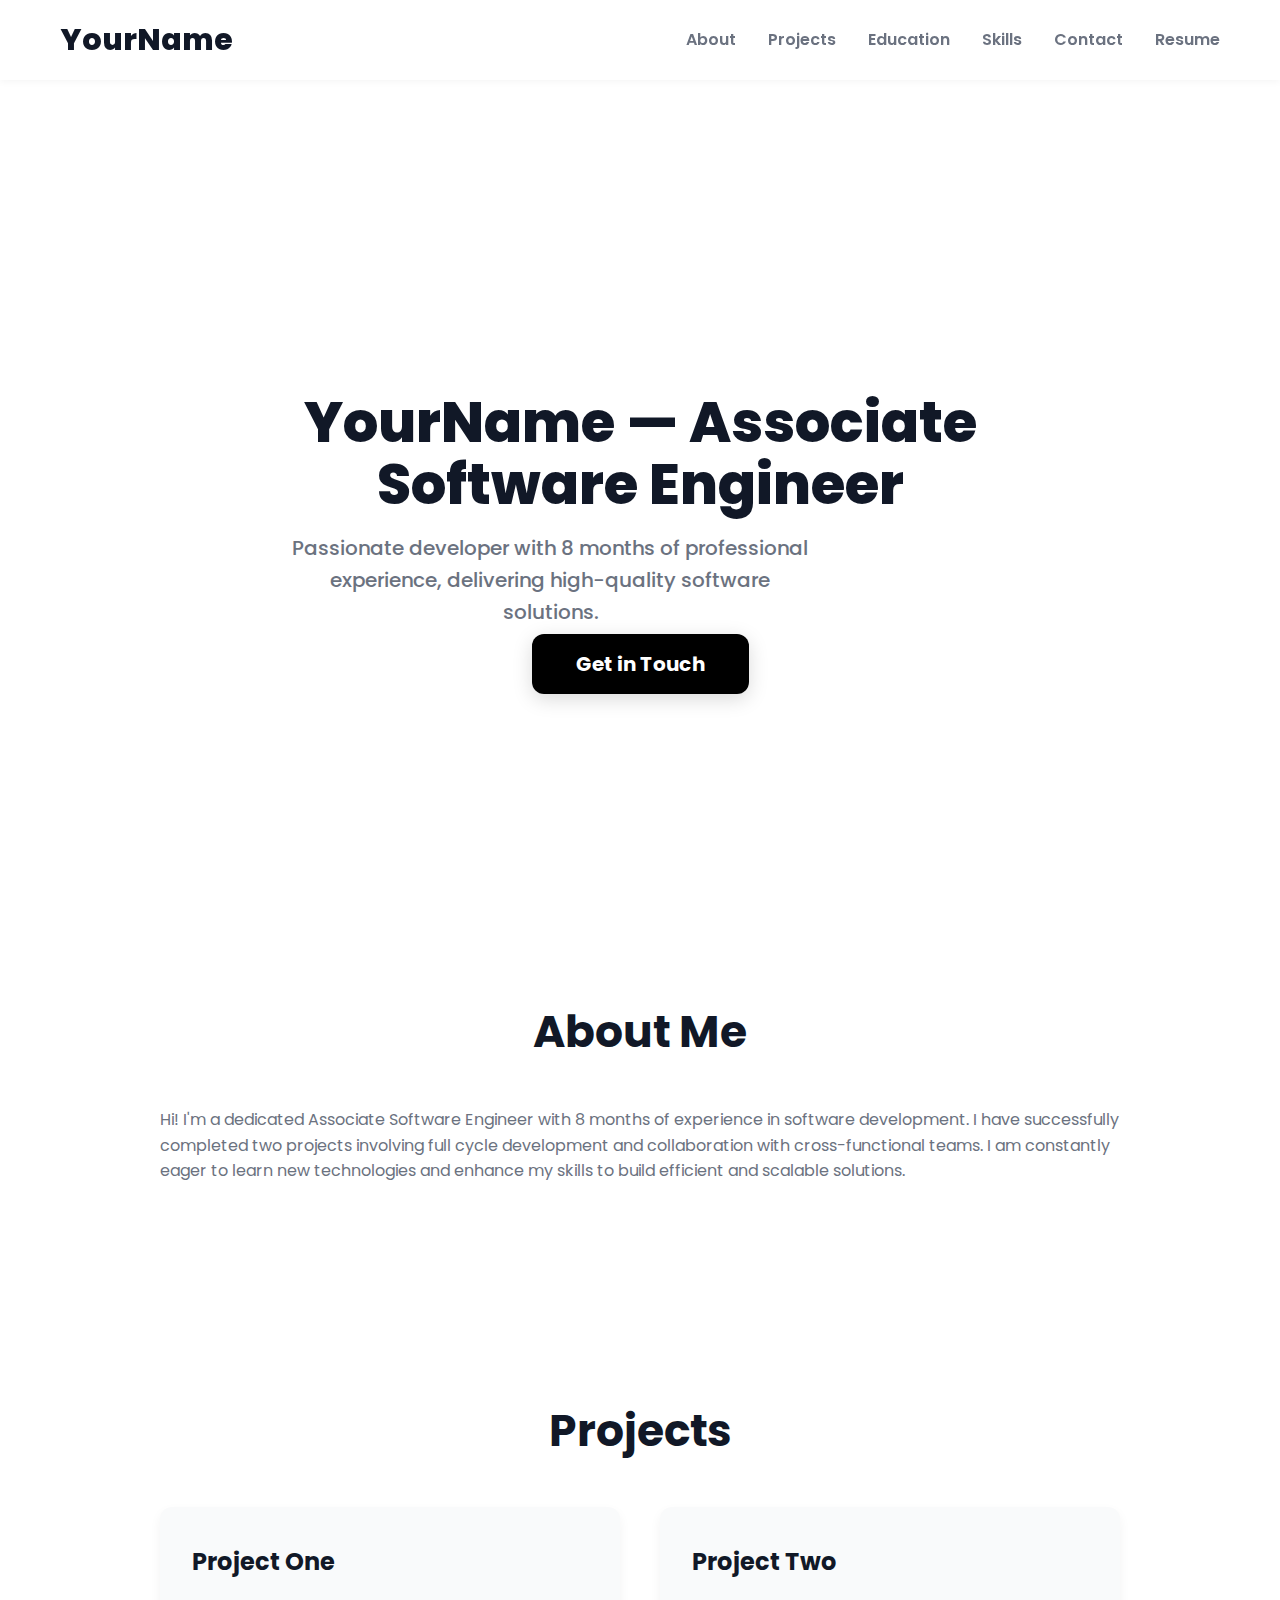
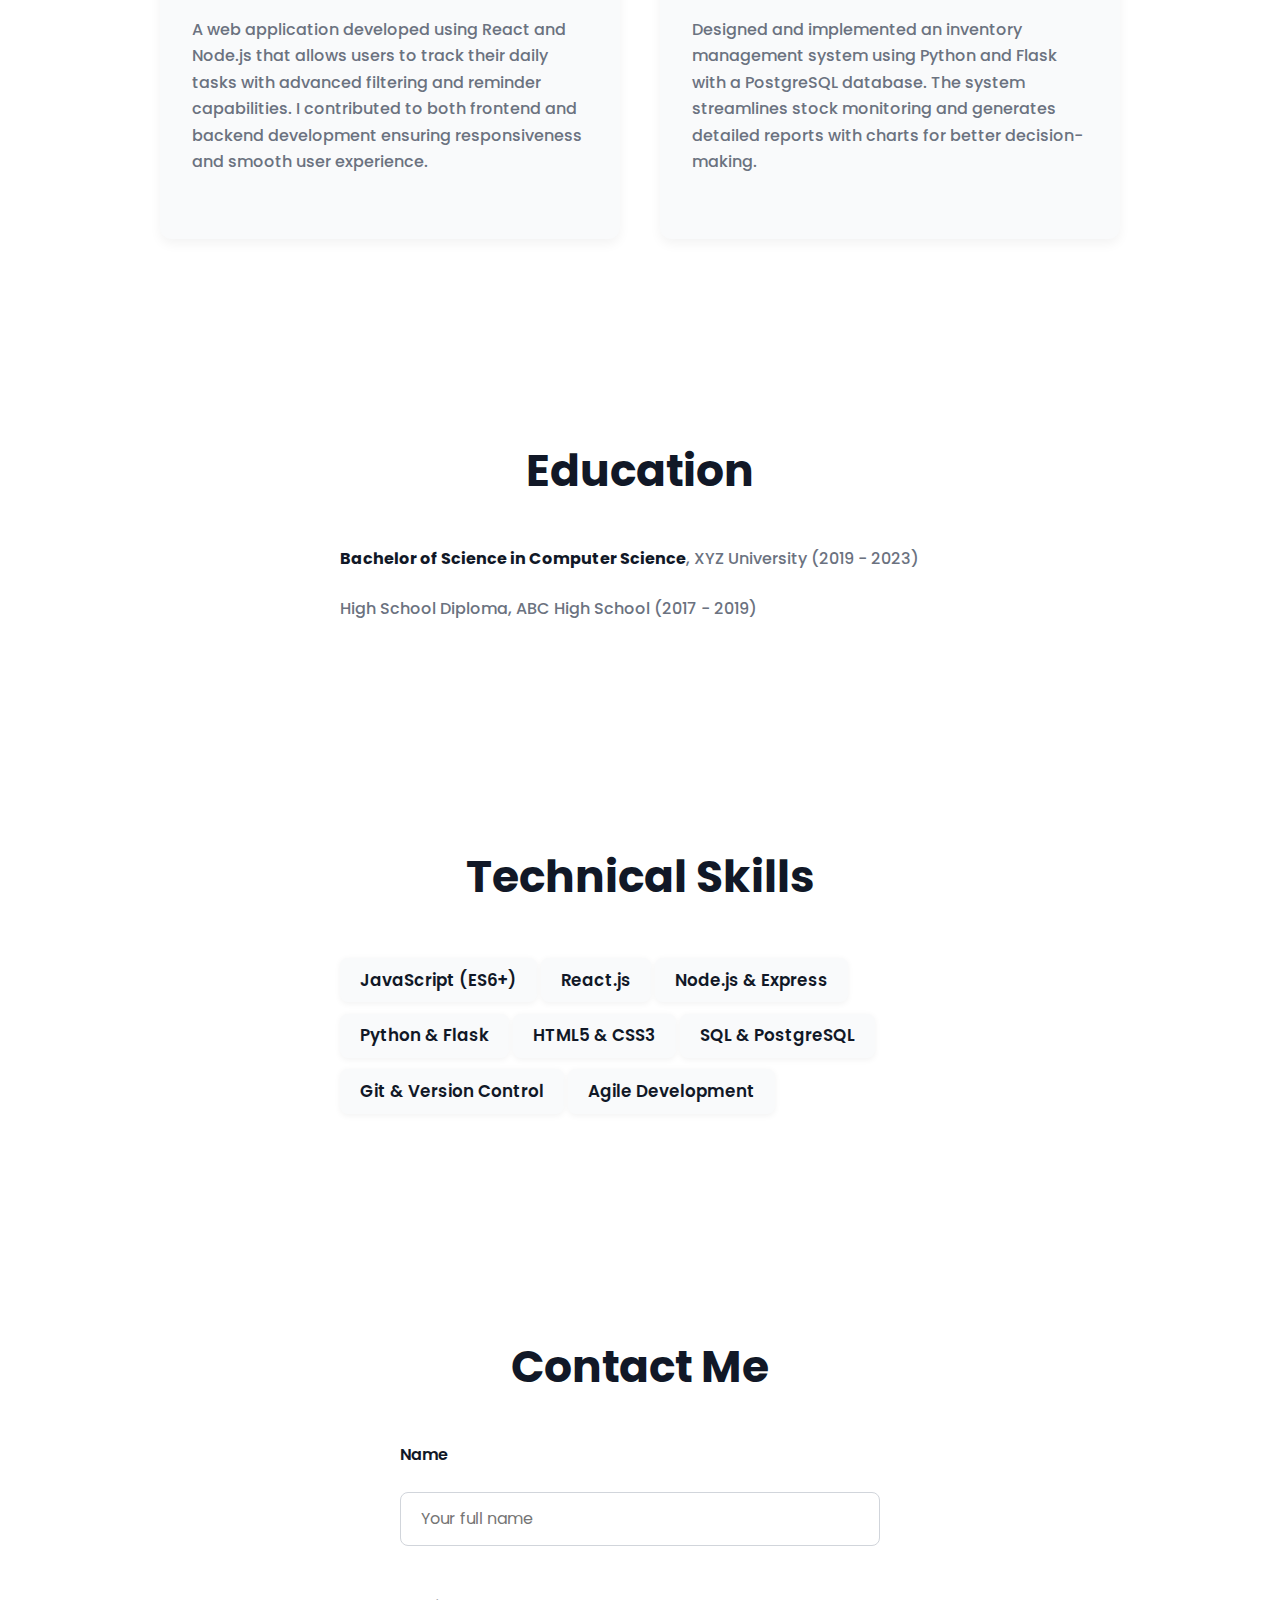
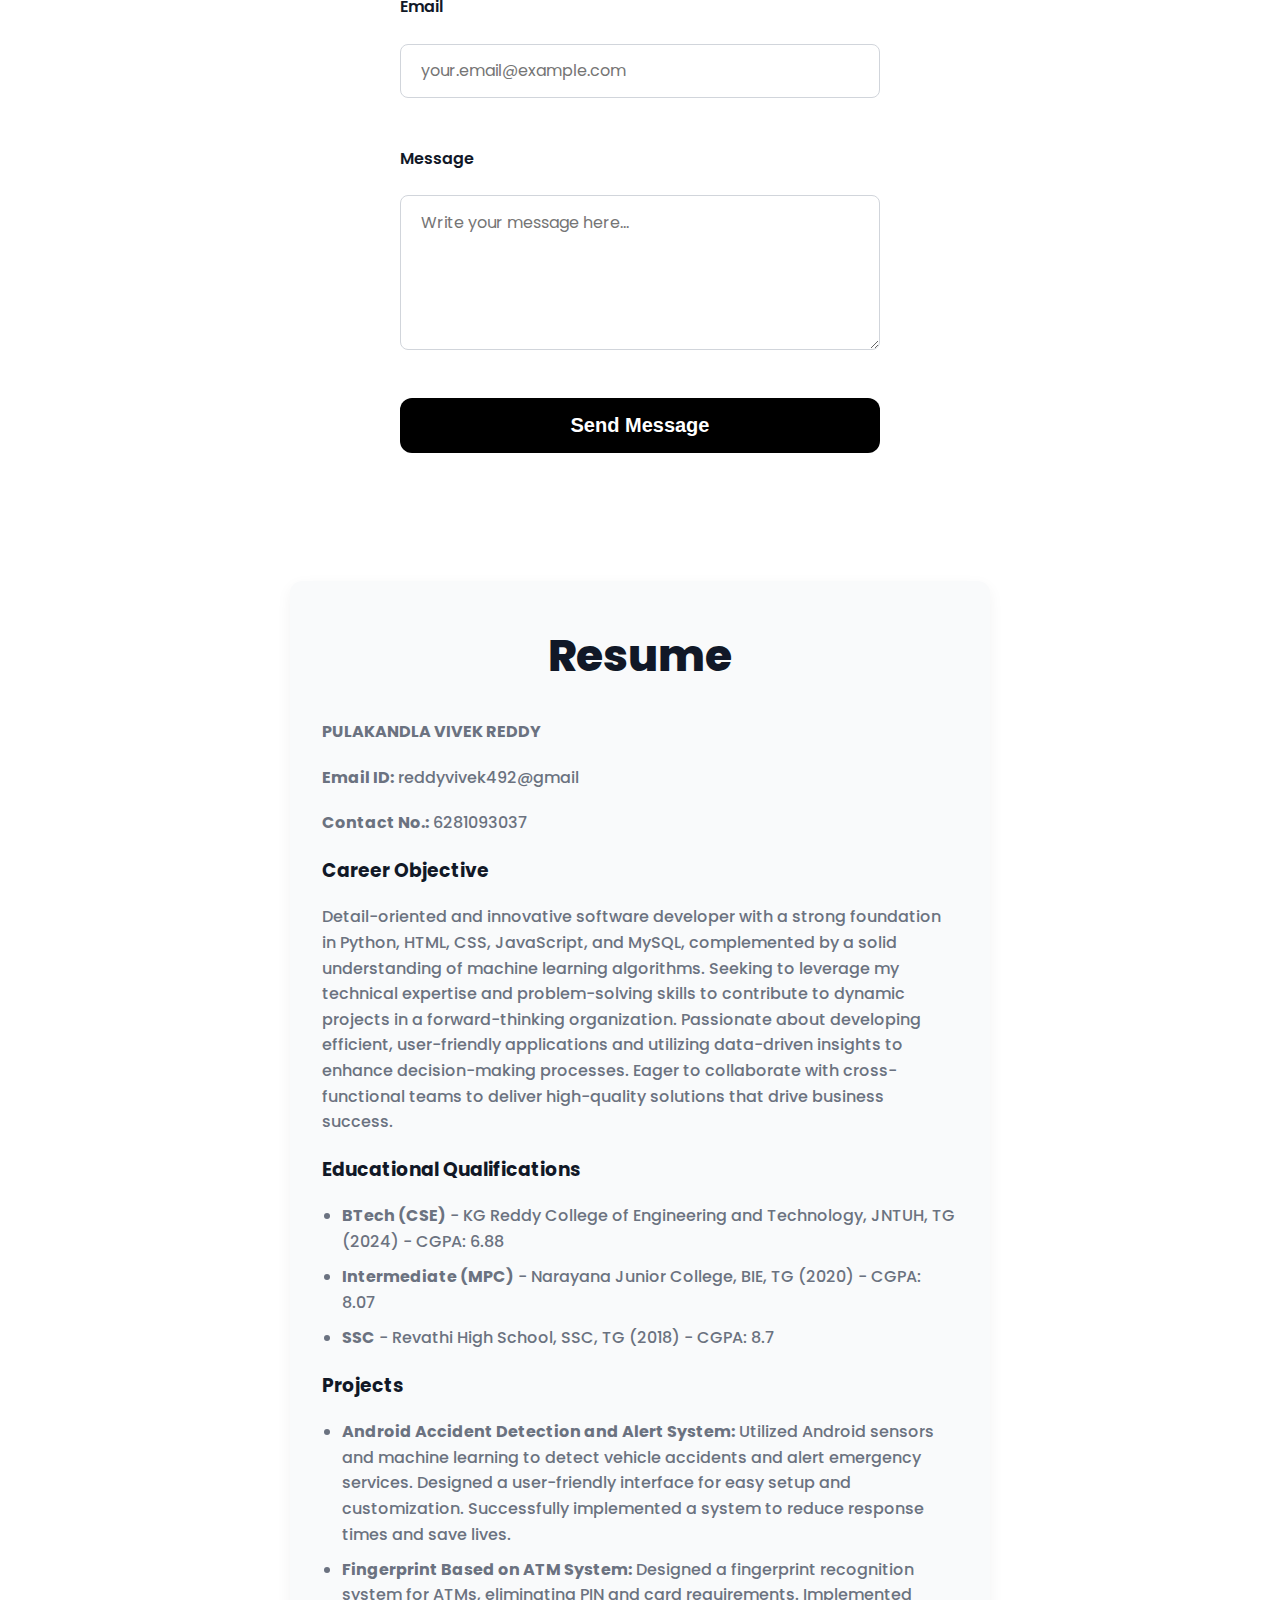
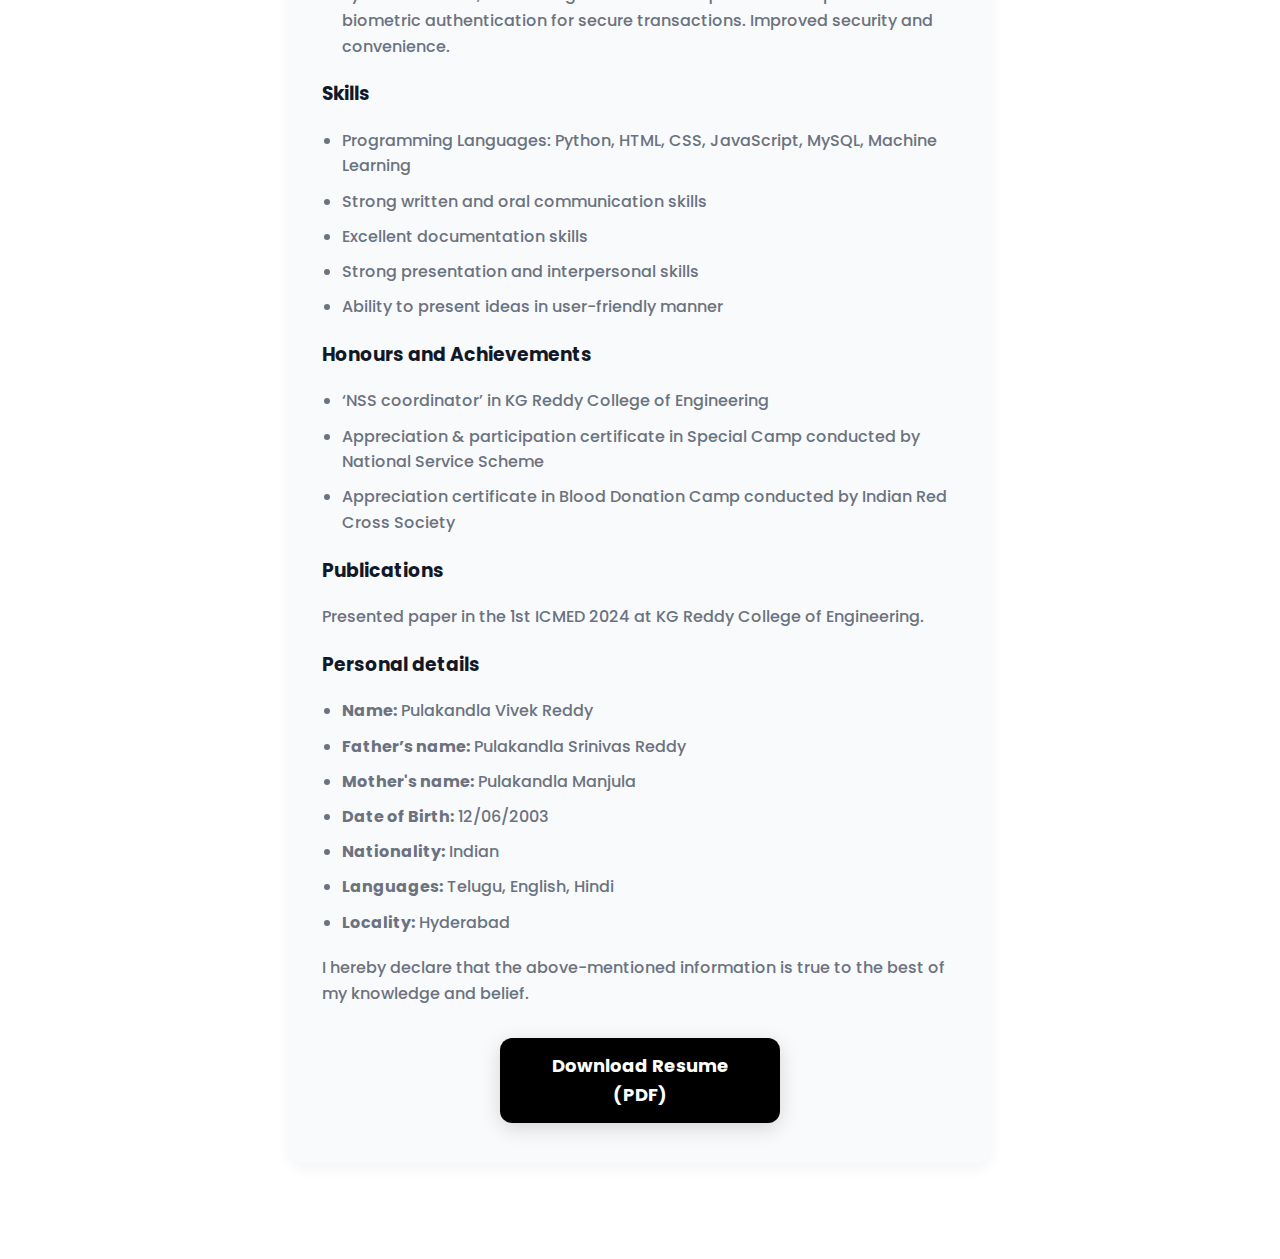
<file: portfolio.html>
<!DOCTYPE html>
<html lang="en">
<head>
<meta charset="UTF-8" />
<meta name="viewport" content="width=device-width, initial-scale=1" />
<title>Associate Software Engineer Portfolio</title>
<style>
  @import url('https://fonts.googleapis.com/css2?family=Poppins:wght@400;600;800&display=swap');

  :root {
    --color-bg: #ffffff;
    --color-primary: #111827;
    --color-secondary: #6b7280;
    --color-accent: #000000;
    --color-accent-hover: #2563eb;
    --color-card-bg: #f9fafb;
    --color-shadow: rgba(0, 0, 0, 0.05);
    --border-radius: 0.75rem;
    --transition-fast: 0.3s ease-in-out;
    --btn-hover-scale: 1.05;
  }

  * {
    box-sizing: border-box;
  }

  body {
    margin: 0;
    font-family: 'Poppins', sans-serif;
    background: var(--color-bg);
    color: var(--color-secondary);
    line-height: 1.6;
    scroll-behavior: smooth;
  }

  /* Links */
  a {
    color: var(--color-accent);
    text-decoration: none;
    transition: color var(--transition-fast);
  }
  a:hover,
  a:focus {
    color: var(--color-accent-hover);
    outline: none;
  }

  /* Header */
  header {
    position: sticky;
    top: 0;
    background: var(--color-bg);
    box-shadow: 0 1px 8px var(--color-shadow);
    z-index: 10000;
    transition: background-color 0.4s, box-shadow 0.4s;
  }

  .container {
    max-width: 1200px;
    margin-left: auto;
    margin-right: auto;
    padding-left: 1.25rem;
    padding-right: 1.25rem;
  }

  nav {
    display: flex;
    justify-content: space-between;
    align-items: center;
    height: 5rem;
  }

  .logo {
    font-weight: 800;
    font-size: 1.875rem; /* 30px */
    color: var(--color-primary);
    user-select: none;
  }

  .nav-links {
    display: flex;
    gap: 2rem;
    font-weight: 600;
  }

  .nav-links a {
    font-size: 1rem;
    color: var(--color-secondary);
    padding: 0.25rem 0;
    position: relative;
  }

  .nav-links a::after {
    content: "";
    position: absolute;
    width: 0%;
    height: 2px;
    bottom: -4px;
    left: 0;
    background-color: var(--color-accent-hover);
    transition: width var(--transition-fast);
  }

  .nav-links a:hover::after,
  .nav-links a:focus::after {
    width: 100%;
  }

  /* Hamburger / mobile menu toggle */

  .menu-toggle {
    display: none;
    cursor: pointer;
    width: 28px;
    height: 28px;
    flex-direction: column;
    justify-content: space-around;
    align-items: center;
    background: transparent;
    border: none;
    padding: 0;
  }
  .menu-toggle span {
    display: block;
    width: 22px;
    height: 3px;
    background-color: var(--color-primary);
    border-radius: 3px;
    transition: all 0.3s ease-in-out;
  }

  .menu-toggle.open span:nth-child(1) {
    transform: translateY(10px) rotate(45deg);
  }
  .menu-toggle.open span:nth-child(2) {
    opacity: 0;
  }
  .menu-toggle.open span:nth-child(3) {
    transform: translateY(-10px) rotate(-45deg);
  }

  /* Hide nav on small, show if open */
  @media (max-width: 768px) {
    .nav-links {
      position: fixed;
      top: 5rem;
      right: 0;
      background: var(--color-bg);
      height: calc(100vh - 5rem);
      width: 220px;
      flex-direction: column;
      padding-top: 2rem;
      gap: 1.5rem;
      box-shadow: -2px 0 10px var(--color-shadow);
      transform: translateX(100%);
      transition: transform 0.3s ease-in-out;
      z-index: 9999;
      font-size: 1.125rem;
    }

    .nav-links.open {
      transform: translateX(0);
    }

    .nav-links a {
      color: var(--color-primary);
      padding-left: 1.5rem;
    }

    .menu-toggle {
      display: flex;
      color: var(--color-primary);
    }
  }

  /* Main */

  main {
    padding-top: 6rem;
    padding-bottom: 6rem;
  }

  /* Hero Section */

  .hero {
    min-height: 80vh;
    display: flex;
    flex-direction: column;
    justify-content: center;
    align-items: center;
    text-align: center;
    padding: 0 1rem;
  }

  .hero h1 {
    font-weight: 800;
    font-size: 3.5rem; /* 56px */
    color: var(--color-primary);
    margin: 0;
    max-width: 700px;
    line-height: 1.1;
  }

  .hero p {
    font-size: 1.25rem; /* 20px */
    margin-top: 1rem;
    max-width: 520px;
    color: var(--color-secondary);
    font-weight: 500;
  }

  .btn-primary {
    margin-top: 3rem;
    padding: 1rem 2.75rem;
    background-color: var(--color-accent);
    color: #fff;
    font-weight: 700;
    font-size: 1.25rem;
    border: none;
    border-radius: var(--border-radius);
    cursor: pointer;
    transition:
      background-color var(--transition-fast),
      transform var(--transition-fast);
    box-shadow: 0 5px 20px rgb(0 0 0 / 0.15);
    user-select: none;
  }

  .btn-primary:hover,
  .btn-primary:focus {
    background-color: var(--color-accent-hover);
    transform: scale(var(--btn-hover-scale));
    outline: none;
  }

  /* Sections */

  section {
    padding-top: 4rem;
    padding-bottom: 6rem;
    max-width: 1000px;
    margin-left: auto;
    margin-right: auto;
  }

  section > h2 {
    text-align: center;
    font-weight: 700;
    font-size: 2.75rem;
    color: var(--color-primary);
    margin-bottom: 2.5rem;
  }

  /* Cards Layout */

  .cards {
    display: grid;
    grid-template-columns: repeat(auto-fit, minmax(280px, 1fr));
    gap: 2.5rem;
  }

  .card {
    background: var(--color-card-bg);
    box-shadow: 0 5px 12px var(--color-shadow);
    border-radius: var(--border-radius);
    padding: 2.25rem 2rem 3rem;
    display: flex;
    flex-direction: column;
    transition: box-shadow var(--transition-fast), transform var(--transition-fast);
  }

  .card:hover,
  .card:focus-within {
    box-shadow: 0 10px 30px rgb(37 99 235 / 0.3);
    transform: translateY(-6px);
    outline: none;
  }

  .card h3 {
    color: var(--color-primary);
    margin-top: 0;
    margin-bottom: 1.25rem;
    font-weight: 700;
    font-size: 1.5rem;
  }

  .card p {
    flex-grow: 1;
    color: var(--color-secondary);
    font-size: 1rem;
    line-height: 1.65;
    font-weight: 500;
  }

  /* Education & Skills lists */
  ul.skill-list, ul.edu-list {
    list-style: none;
    padding-left: 0;
    max-width: 600px;
    margin-left: auto;
    margin-right: auto;
    color: var(--color-primary);
    font-weight: 600;
  }

  ul.skill-list li {
    background-color: var(--color-card-bg);
    margin: 0.35rem 0;
    padding: 0.55rem 1.25rem;
    border-radius: 0.5rem;
    display: inline-block;
    box-shadow: 0 1.5px 6px var(--color-shadow);
    cursor: default;
    user-select: none;
    font-size: 1.05rem;
    transition: background-color var(--transition-fast);
  }

  ul.skill-list li:hover {
    background-color: #e0e7ff;
  }

  ul.edu-list li {
    margin-bottom: 1.5rem;
    color: var(--color-secondary);
    font-weight: 500;
    font-size: 1rem;
  }

  ul.edu-list li strong {
    color: var(--color-primary);
    font-weight: 700;
  }

  /* Contact Form */

  form {
    max-width: 480px;
    margin-left: auto;
    margin-right: auto;
    display: flex;
    flex-direction: column;
    gap: 1.5rem;
  }

  label {
    font-weight: 600;
    color: var(--color-primary);
    font-size: 1rem;
  }

  input, textarea {
    font-family: 'Poppins', sans-serif;
    padding: 0.85rem 1.25rem;
    border: 1.5px solid #d1d5db;
    border-radius: 0.5rem;
    font-size: 1rem;
    resize: vertical;
    transition: border-color var(--transition-fast), box-shadow var(--transition-fast);
  }

  input:focus,
  textarea:focus {
    outline: none;
    border-color: var(--color-accent-hover);
    box-shadow: 0 0 8px #2563ebaa;
  }

  textarea {
    min-height: 130px;
  }

  button[type="submit"] {
    background-color: var(--color-accent);
    color: white;
    border: none;
    padding: 1rem 2rem;
    border-radius: var(--border-radius);
    font-size: 1.25rem;
    font-weight: 700;
    cursor: pointer;
    transition: background-color var(--transition-fast), transform var(--transition-fast);
    user-select: none;
  }

  button[type="submit"]:hover,
  button[type="submit"]:focus {
    background-color: var(--color-accent-hover);
    transform: scale(var(--btn-hover-scale));
    outline: none;
  }
  
  button[type="submit"]:disabled {
    background-color: #9ca3af;
    cursor: not-allowed;
    transform: none;
  }

  /* Resume section */

  #resume-section {
    max-width: 700px;
    margin-left: auto;
    margin-right: auto;
    background: var(--color-card-bg);
    padding: 2.5rem 2rem;
    border-radius: var(--border-radius);
    box-shadow: 0 5px 15px var(--color-shadow);
    color: var(--color-primary);
  }

  #resume-section h2 {
    margin-top: 0;
    margin-bottom: 1.75rem;
    font-weight: 800;
    font-size: 2.75rem;
    text-align: center;
  }

  #resume-content p,
  #resume-content ul {
    font-weight: 500;
    color: var(--color-secondary);
    font-size: 1rem;
    line-height: 1.6;
    margin-bottom: 1.25rem;
  }

  #resume-content ul {
    padding-left: 1.25rem;
  }

  #resume-content ul li {
    margin-bottom: 0.6rem;
  }

  #download-resume {
    display: block;
    margin: 2rem auto 0;
    padding: 0.85rem 2.5rem;
    font-size: 1.125rem;
    font-weight: 700;
    color: #fff;
    background-color: var(--color-accent);
    border: none;
    border-radius: var(--border-radius);
    cursor: pointer;
    text-align: center;
    text-decoration: none;
    max-width: 280px;
    box-shadow: 0 5px 20px rgb(0 0 0 / 0.15);
    transition: background-color var(--transition-fast), transform var(--transition-fast);
  }

  #download-resume:hover,
  #download-resume:focus {
    background-color: var(--color-accent-hover);
    transform: scale(var(--btn-hover-scale));
    outline: none;
  }

  /* Responsive */

  @media (max-width: 640px) {
    #resume-section {
      padding: 1.75rem 1rem;
    }
    #resume-section h2 {
      font-size: 2rem;
      margin-bottom: 1rem;
    }
  }
</style>
</head>
<body>
<header>
  <div class="container" role="banner">
    <nav aria-label="Primary Navigation">
      <div class="logo" tabindex="0">YourName</div>

      <button
        aria-label="Toggle menu"
        aria-expanded="false"
        aria-controls="primary-navigation"
        id="menu-toggle"
        class="menu-toggle"
        type="button"
      >
        <span></span><span></span><span></span>
      </button>

      <div class="nav-links" id="primary-navigation">
        <a href="#about" tabindex="0">About</a>
        <a href="#projects" tabindex="0">Projects</a>
        <a href="#education" tabindex="0">Education</a>
        <a href="#skills" tabindex="0">Skills</a>
        <a href="#contact" tabindex="0">Contact</a>
        <a href="#resume-section" tabindex="0">Resume</a>
      </div>
    </nav>
  </div>
</header>

<main>
  <section class="hero" aria-label="Introduction" tabindex="0">
    <div class="container">
      <h1>YourName — Associate Software Engineer</h1>
      <p>Passionate developer with 8 months of professional experience, delivering high-quality software solutions.</p>
      <a href="#contact" class="btn-primary" tabindex="0">Get in Touch</a>
    </div>
  </section>

  <section id="about" aria-labelledby="about-title" tabindex="0">
    <h2 id="about-title">About Me</h2>
    <div class="container">
      <p>Hi! I'm a dedicated Associate Software Engineer with 8 months of experience in software development. I have successfully completed two projects involving full cycle development and collaboration with cross-functional teams. I am constantly eager to learn new technologies and enhance my skills to build efficient and scalable solutions.</p>
    </div>
  </section>

  <section id="projects" aria-labelledby="projects-title" tabindex="0">
    <h2 id="projects-title">Projects</h2>
    <div class="container cards" role="list">
      <article class="card" tabindex="0" aria-label="Project One" role="listitem">
        <h3>Project One</h3>
        <p>A web application developed using React and Node.js that allows users to track their daily tasks with advanced filtering and reminder capabilities. I contributed to both frontend and backend development ensuring responsiveness and smooth user experience.</p>
      </article>
      <article class="card" tabindex="0" aria-label="Project Two" role="listitem">
        <h3>Project Two</h3>
        <p>Designed and implemented an inventory management system using Python and Flask with a PostgreSQL database. The system streamlines stock monitoring and generates detailed reports with charts for better decision-making.</p>
      </article>
    </div>
  </section>

  <section id="education" aria-labelledby="education-title" tabindex="0">
    <h2 id="education-title">Education</h2>
    <ul class="edu-list" role="list">
      <li tabindex="0"><strong>Bachelor of Science in Computer Science</strong>, XYZ University (2019 - 2023)</li>
      <li tabindex="0">High School Diploma, ABC High School (2017 - 2019)</li>
    </ul>
  </section>

  <section id="skills" aria-labelledby="skills-title" tabindex="0">
    <h2 id="skills-title">Technical Skills</h2>
    <ul class="skill-list" role="list">
      <li tabindex="0">JavaScript (ES6+)</li>
      <li tabindex="0">React.js</li>
      <li tabindex="0">Node.js & Express</li>
      <li tabindex="0">Python & Flask</li>
      <li tabindex="0">HTML5 & CSS3</li>
      <li tabindex="0">SQL & PostgreSQL</li>
      <li tabindex="0">Git & Version Control</li>
      <li tabindex="0">Agile Development</li>
    </ul>
  </section>

  <section id="contact" aria-labelledby="contact-title" tabindex="0">
    <h2 id="contact-title">Contact Me</h2>
    <form aria-label="Contact form" id="contact-form" novalidate>
      <label for="name">Name</label>
      <input type="text" id="name" name="name" required placeholder="Your full name" autocomplete="name" />
      <span class="error-message" id="name-error" aria-live="polite" style="color:#dc2626;"></span>

      <label for="email">Email</label>
      <input type="email" id="email" name="email" required placeholder="your.email@example.com" autocomplete="email" />
      <span class="error-message" id="email-error" aria-live="polite" style="color:#dc2626;"></span>

      <label for="message">Message</label>
      <textarea id="message" name="message" required placeholder="Write your message here..." autocomplete="off" rows="5"></textarea>
      <span class="error-message" id="message-error" aria-live="polite" style="color:#dc2626;"></span>

      <button type="submit" id="submit-button">Send Message</button>
      <div id="form-feedback" role="alert" aria-live="polite" style="margin-top:0.5rem;color:#2563eb;font-weight:600;"></div>
    </form>
  </section>

  <!-- Resume Section -->
  <section id="resume-section" tabindex="0" aria-labelledby="resume-title">
    <h2 id="resume-title">Resume</h2>
    <div id="resume-content">
      <p><strong>PULAKANDLA VIVEK REDDY</strong></p>
      <p><strong>Email ID:</strong> reddyvivek492@gmail</p>
      <p><strong>Contact No.:</strong> 6281093037</p>

      <h3>Career Objective</h3>
      <p>Detail-oriented and innovative software developer with a strong foundation in Python, HTML, CSS, JavaScript, and MySQL, complemented by a solid understanding of machine learning algorithms. Seeking to leverage my technical expertise and problem-solving skills to contribute to dynamic projects in a forward-thinking organization. Passionate about developing efficient, user-friendly applications and utilizing data-driven insights to enhance decision-making processes. Eager to collaborate with cross-functional teams to deliver high-quality solutions that drive business success.</p>
      
      <h3>Educational Qualifications</h3>
      <ul>
        <li><strong>BTech (CSE)</strong> - KG Reddy College of Engineering and Technology, JNTUH, TG (2024) - CGPA: 6.88</li>
        <li><strong>Intermediate (MPC)</strong> - Narayana Junior College, BIE, TG (2020) - CGPA: 8.07</li>
        <li><strong>SSC</strong> - Revathi High School, SSC, TG (2018) - CGPA: 8.7</li>
      </ul>

      <h3>Projects</h3>
      <ul>
        <li><strong>Android Accident Detection and Alert System:</strong> Utilized Android sensors and machine learning to detect vehicle accidents and alert emergency services. Designed a user-friendly interface for easy setup and customization. Successfully implemented a system to reduce response times and save lives.</li>
        <li><strong>Fingerprint Based on ATM System:</strong> Designed a fingerprint recognition system for ATMs, eliminating PIN and card requirements. Implemented biometric authentication for secure transactions. Improved security and convenience.</li>
      </ul>

      <h3>Skills</h3>
      <ul>
        <li>Programming Languages: Python, HTML, CSS, JavaScript, MySQL, Machine Learning</li>
        <li>Strong written and oral communication skills</li>
        <li>Excellent documentation skills</li>
        <li>Strong presentation and interpersonal skills</li>
        <li>Ability to present ideas in user-friendly manner</li>
      </ul>

      <h3>Honours and Achievements</h3>
      <ul>
        <li>‘NSS coordinator’ in KG Reddy College of Engineering</li>
        <li>Appreciation & participation certificate in Special Camp conducted by National Service Scheme</li>
        <li>Appreciation certificate in Blood Donation Camp conducted by Indian Red Cross Society</li>
      </ul>

      <h3>Publications</h3>
      <p>Presented paper in the 1st ICMED 2024 at KG Reddy College of Engineering.</p>

      <h3>Personal details</h3>
      <ul>
        <li><strong>Name:</strong> Pulakandla Vivek Reddy</li>
        <li><strong>Father’s name:</strong> Pulakandla Srinivas Reddy</li>
        <li><strong>Mother's name:</strong> Pulakandla Manjula</li>
        <li><strong>Date of Birth:</strong> 12/06/2003</li>
        <li><strong>Nationality:</strong> Indian</li>
        <li><strong>Languages:</strong> Telugu, English, Hindi</li>
        <li><strong>Locality:</strong> Hyderabad</li>
      </ul>
      <p>I hereby declare that the above-mentioned information is true to the best of my knowledge and belief.</p>
    </div>
    <a href="PulakandlaVivekReddyResume.pdf" id="download-resume" download>Download Resume (PDF)</a>
  </section>
</main>

<script>
  // Mobile nav toggle
  const menuToggle = document.getElementById('menu-toggle');
  const navLinks = document.getElementById('primary-navigation');

  menuToggle.addEventListener('click', () => {
    const isOpen = navLinks.classList.toggle('open');
    menuToggle.classList.toggle('open');
    menuToggle.setAttribute('aria-expanded', isOpen);
  });

  // Intersection Observer for fade-in effect on sections and hero
  const observerOptions = {
    threshold: 0.2
  };

  const observer = new IntersectionObserver((entries) => {
    entries.forEach(entry => {
      if(entry.isIntersecting) {
        entry.target.classList.add('visible');
      }
    });
  }, observerOptions);

  document.querySelectorAll('section, .hero').forEach(section => {
    observer.observe(section);
  });

  // Smooth scroll for nav links (for browsers that may not support CSS scroll-behavior)
  document.querySelectorAll('a[href^="#"]').forEach(anchor => {
    anchor.addEventListener('click', e => {
      const targetId = anchor.getAttribute('href').substring(1);
      const target = document.getElementById(targetId);
      if(target) {
        e.preventDefault();
        target.focus({preventScroll:false});
        target.scrollIntoView({behavior: 'smooth', block: 'start'});
        // Close mobile menu if open
        if(navLinks.classList.contains('open')) {
          navLinks.classList.remove('open');
          menuToggle.classList.remove('open');
          menuToggle.setAttribute('aria-expanded', false);
        }
      }
    });
  });

  // Contact form validation & simulation of submission
  const form = document.getElementById('contact-form');
  const submitBtn = document.getElementById('submit-button');
  const feedback = document.getElementById('form-feedback');

  // Error message elements
  const nameError = document.getElementById('name-error');
  const emailError = document.getElementById('email-error');
  const messageError = document.getElementById('message-error');

  function validateEmail(email) {
    // Simple email regex
    const re = /^[^\s@]+@[^\s@]+\.[^\s@]+$/;
    return re.test(email);
  }

  function clearErrors() {
    nameError.textContent = '';
    emailError.textContent = '';
    messageError.textContent = '';
    feedback.textContent = '';
    // Clear input field borders
    document.getElementById('name').style.borderColor = '';
    document.getElementById('email').style.borderColor = '';
    document.getElementById('message').style.borderColor = '';
  }

  form.addEventListener('submit', e => {
    e.preventDefault();
    clearErrors();

    let isValid = true;

    if(!form.name.value.trim()) {
      nameError.textContent = 'Please enter your name.';
      document.getElementById('name').style.borderColor = '#dc2626';
      isValid = false;
    }
    if(!form.email.value.trim()) {
      emailError.textContent = 'Please enter your email.';
      document.getElementById('email').style.borderColor = '#dc2626';
      isValid = false;
    } else if(!validateEmail(form.email.value.trim())) {
      emailError.textContent = 'Please enter a valid email address.';
      document.getElementById('email').style.borderColor = '#dc2626';
      isValid = false;
    }
    if(!form.message.value.trim()) {
      messageError.textContent = 'Please enter a message.';
      document.getElementById('message').style.borderColor = '#dc2626';
      isValid = false;
    }

    if(!isValid) return;

    submitBtn.disabled = true;
    submitBtn.textContent = 'Sending...';

    // Simulate form send delay
    setTimeout(() => {
      feedback.textContent = 'Thank you, ' + form.name.value.trim() + '! Your message has been sent.';
      form.reset();
      submitBtn.disabled = false;
      submitBtn.textContent = 'Send Message';
    }, 1800);
  });
</script>
</body>
</html>
</file>
